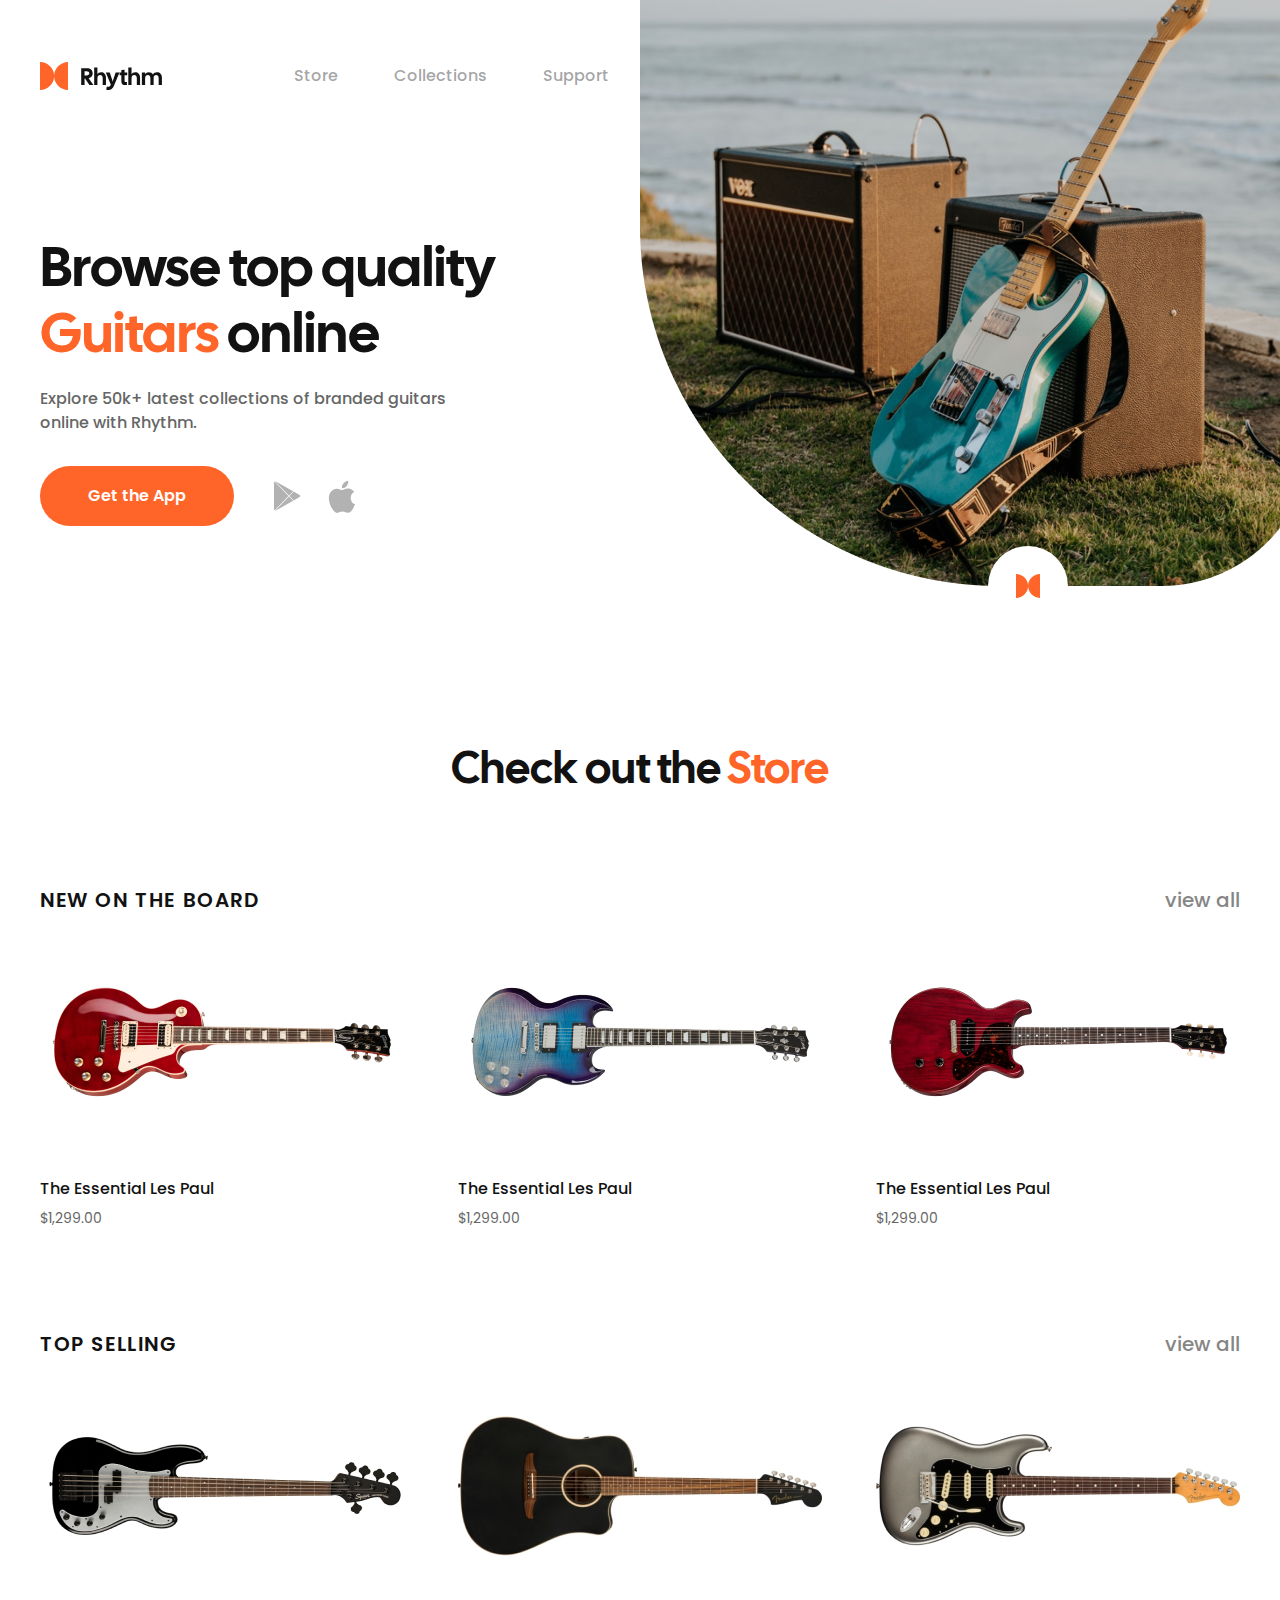
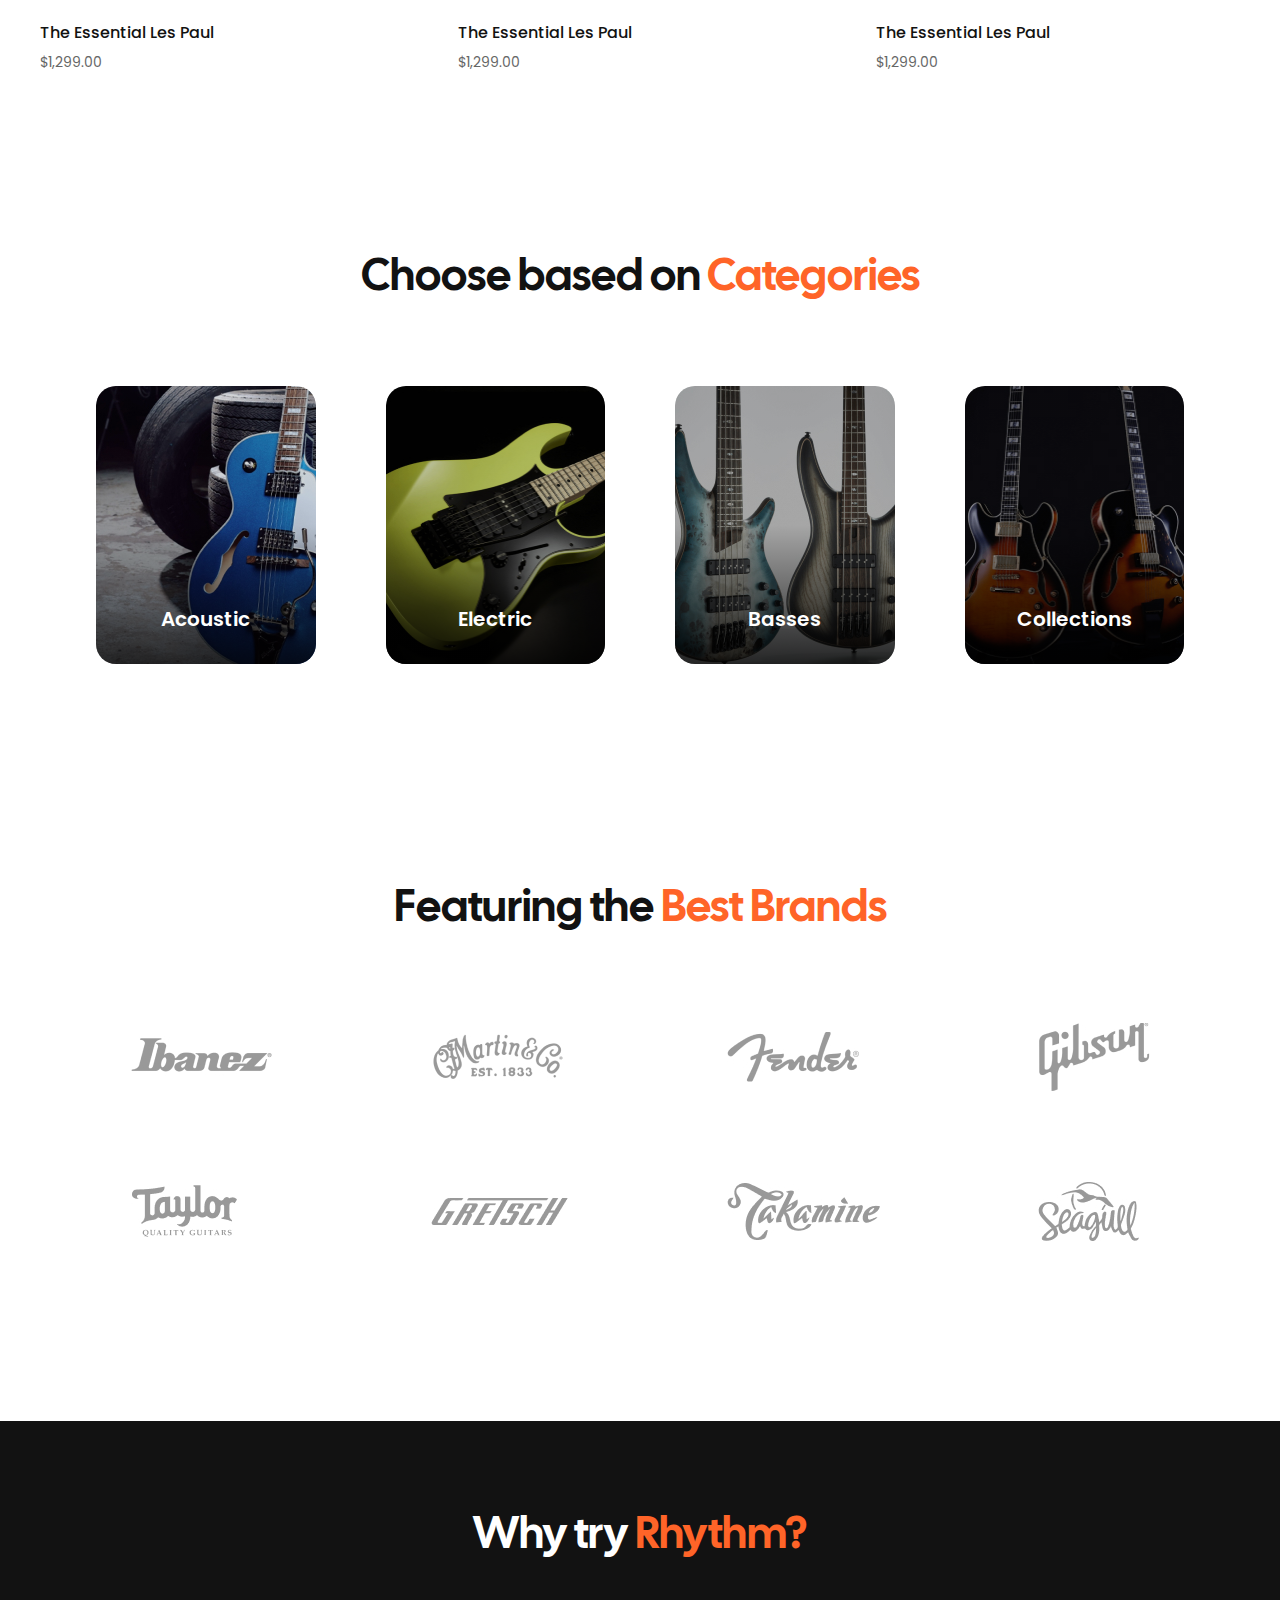
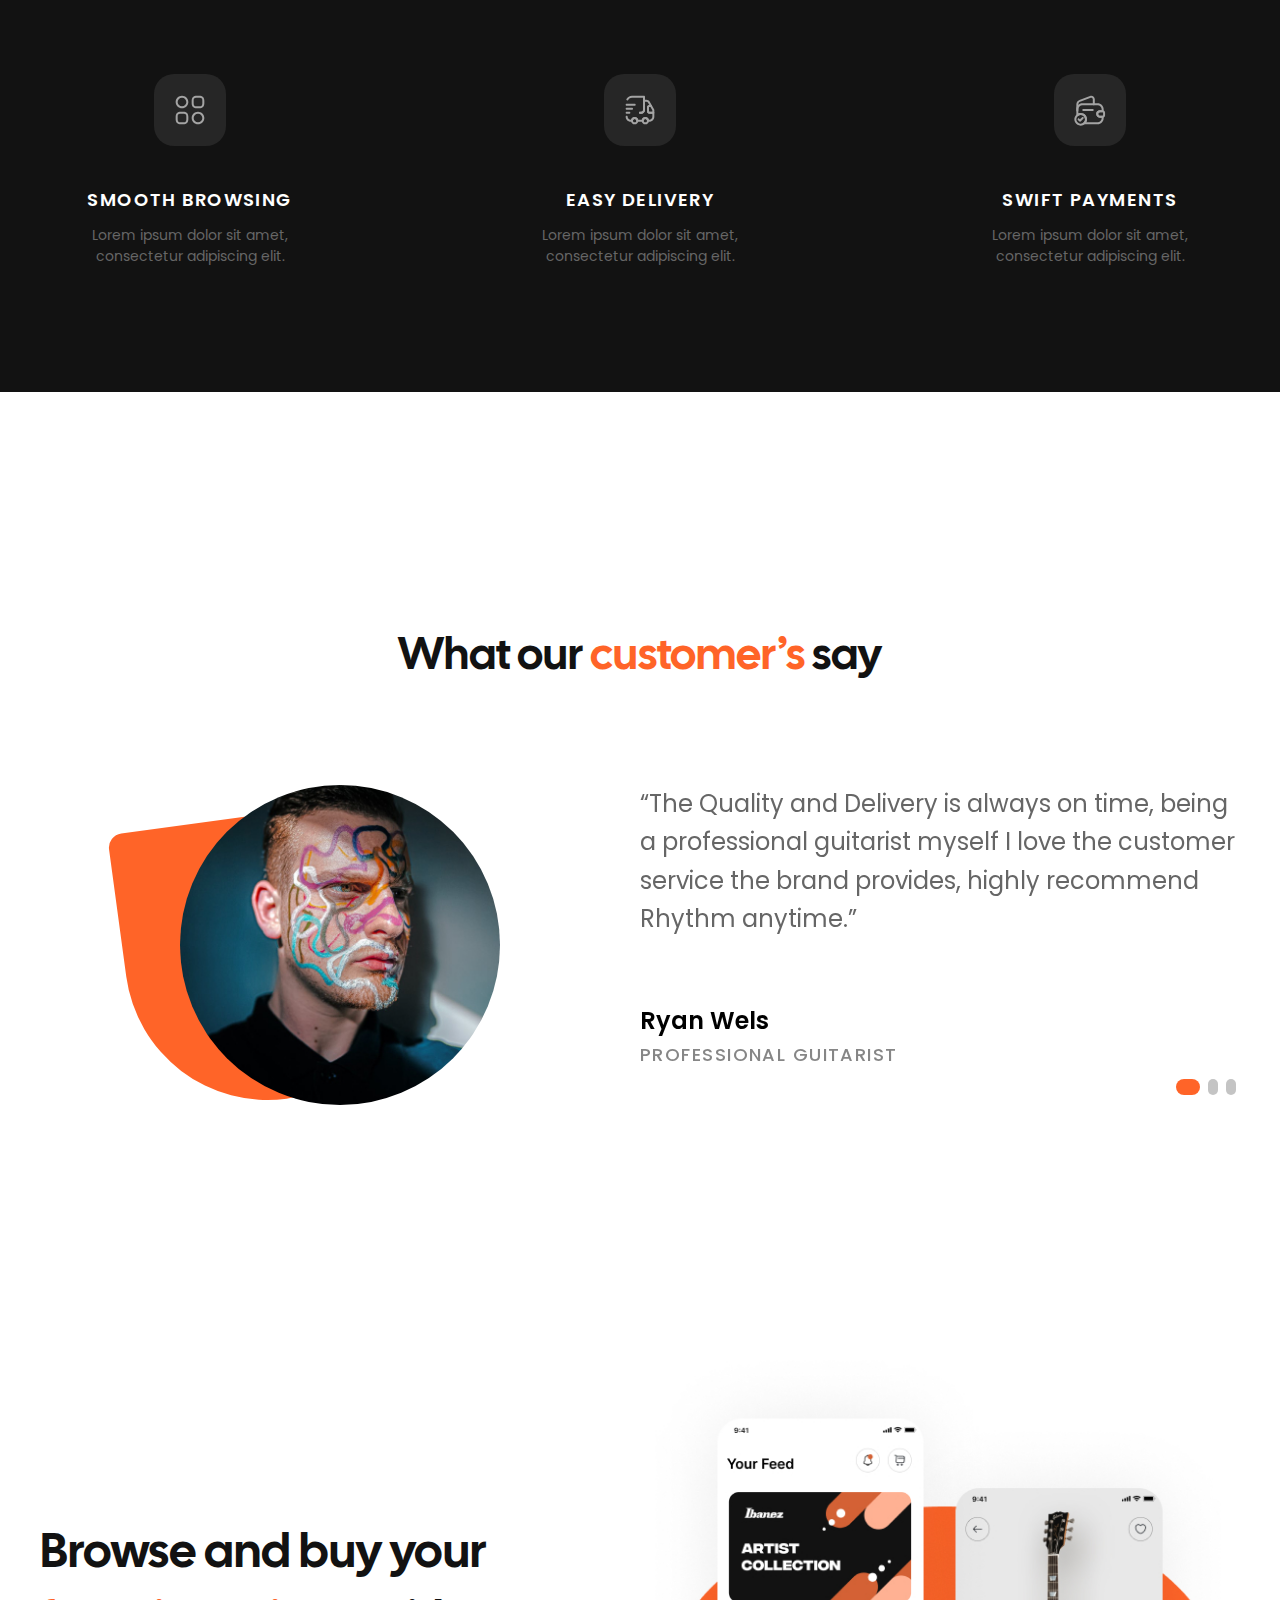
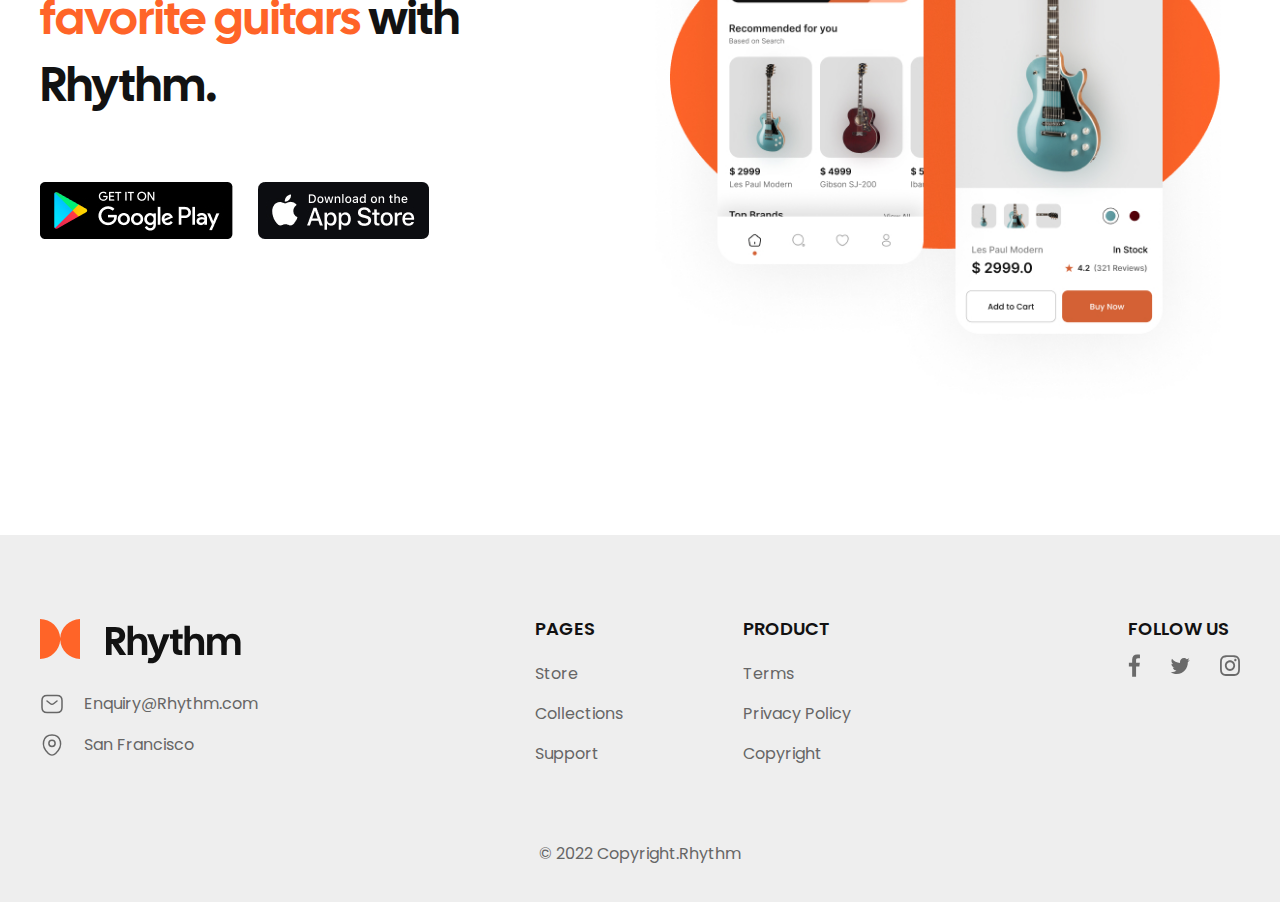
<file: index.html>
<!DOCTYPE html>
<html lang="en">

<head>
	<meta charset="UTF-8">
	<meta http-equiv="X-UA-Compatible" content="IE=edge">
	<meta name="viewport" content="width=device-width, initial-scale=1.0">
	<title>Rhythm</title>
	<link rel="shortcut icon" href="img/favicon.ico">
	<link rel="stylesheet" href="css/style.css">
	<link rel="stylesheet" href="https://cdn.jsdelivr.net/npm/swiper@8/swiper-bundle.min.css"/>
</head>
<body>
	<div class="wrapper">
		<header class="header">
			<div class="header__container">
				<a href="" class="header__logo">
					<img src="img/logo.svg" alt="Logo">
				</a>
				<div class="header__menu menu">
					<div class="menu__icon">
						<span></span>
					</div>
					<nav class="menu__body">
						<ul class="menu__list">
							<li class="menu__item">
								<a href="" class="menu__link">Store</a>
							</li>
							<li class="menu__item">
								<a href="" class="menu__link">Collections</a>
							</li>
							<li class="menu__item">
								<a href="" class="menu__link">Support</a>
							</li>
						</ul>
					</nav>
				</div>
			</div>
		</header>
		<main class="page">
			<section class="page__main main">
				<div class="main__container">
					<div class="main__content">
						<h1 class="main__title">Browse top quality <span>Guitars</span> online</h1>
						<div class="main__text">Explore 50k+ latest collections of branded guitars online with Rhythm.</div>
						<div class="main__actions actions-main">
							<a href="" class="actions-main__button">Get the App</a>
							<div class="actions-main__icon">
								<img src="img/main/google.svg" alt="Google Icon">
							</div>
							<div class="actions-main__icon">
								<img src="img/main/apple.svg" alt="Apple Icon">
							</div>
						</div>
					</div>
					<div class="main__decor">
						<div class="main__image">
							<img src="img/main/decor.png" alt="Main Decor">
						</div>
					</div>
				</div>
			</section>
			<section class="page__store store">
				<div class="store__container">
					<h2 class="store__title title">Check out the <span>Store</span></h2>
					<div class="store__content">
						<div class="store__body body-store">
							<div class="body-store__header">
								<div class="body-store__title">NEW ON THE BOARD</div>
								<a href="" class="body-store__all">view all</a>
							</div>
							<div class="body-store__items">
								<div class="body-store__item item-store">
									<a href="" class="item-store__image">
										<img src="img/store/01.jpg" alt="">
									</a>
									<a href="" class="item-store__title">The Essential Les Paul</a>
									<div class="item-store__price">$1,299.00</div>
								</div>
								<div class="body-store__item item-store">
									<a href="" class="item-store__image">
										<img src="img/store/02.jpg" alt="">
									</a>
									<a href="" class="item-store__title">The Essential Les Paul</a>
									<div class="item-store__price">$1,299.00</div>
								</div>
								<div class="body-store__item item-store">
									<a href="" class="item-store__image">
										<img src="img/store/03.jpg" alt="">
									</a>
									<a href="" class="item-store__title">The Essential Les Paul</a>
									<div class="item-store__price">$1,299.00</div>
								</div>
							</div>
						</div>
						<div class="store__body body-store">
							<div class="body-store__header">
								<div class="body-store__title">TOP SELLING</div>
								<a href="" class="body-store__all">view all</a>
							</div>
							<div class="body-store__items">
								<div class="body-store__item item-store">
									<a href="" class="item-store__image">
										<img src="img/store/04.jpg" alt="">
									</a>
									<a href="" class="item-store__title">The Essential Les Paul</a>
									<div class="item-store__price">$1,299.00</div>
								</div>
								<div class="body-store__item item-store">
									<a href="" class="item-store__image">
										<img src="img/store/05.jpg" alt="">
									</a>
									<a href="" class="item-store__title">The Essential Les Paul</a>
									<div class="item-store__price">$1,299.00</div>
								</div>
								<div class="body-store__item item-store">
									<a href="" class="item-store__image">
										<img src="img/store/06.jpg" alt="">
									</a>
									<a href="" class="item-store__title">The Essential Les Paul</a>
									<div class="item-store__price">$1,299.00</div>
								</div>
							</div>
						</div>
					</div>
				</div>
			</section>
			<section class="page__categories categories">
				<div class="categories__container">
					<h2 class="categories__title title">Choose based on <span>Categories</span></h2>
					<div class="categories__items">
						<a href="" class="categories__item item-categories">
							<div class="item-categories__title">Acoustic</div>
							<div class="item-categories__image">
								<img src="img/categories/01.jpg" alt="Acoustic">
							</div>
						</a>
						<a href="" class="categories__item item-categories">
							<div class="item-categories__title">Electric</div>
							<div class="item-categories__image">
								<img src="img/categories/02.jpg" alt="Electric">
							</div>
						</a>
						<a href="" class="categories__item item-categories">
							<div class="item-categories__title">Basses</div>
							<div class="item-categories__image">
								<img src="img/categories/03.jpg" alt="Basses">
							</div>
						</a>
						<a href="" class="categories__item item-categories">
							<div class="item-categories__title">Collections</div>
							<div class="item-categories__image">
								<img src="img/categories/04.jpg" alt="Collections">
							</div>
						</a>
					</div>
				</div>
			</section>
			<section class="page__brands brands">
				<div class="brands__container">
					<h2 class="brands__title title">Featuring the <span>Best Brands</span></h2>
					<div class="brands__items">
						<div class="brands__item">
							<img src="img/brands/01.jpg" alt="Brand">
						</div>
						<div class="brands__item">
							<img src="img/brands/02.jpg" alt="Brand">
						</div>
						<div class="brands__item">
							<img src="img/brands/03.jpg" alt="Brand">
						</div>
						<div class="brands__item">
							<img src="img/brands/04.jpg" alt="Brand">
						</div>
						<div class="brands__item">
							<img src="img/brands/05.jpg" alt="Brand">
						</div>
						<div class="brands__item">
							<img src="img/brands/06.jpg" alt="Brand">
						</div>
						<div class="brands__item">
							<img src="img/brands/07.jpg" alt="Brand">
						</div>
						<div class="brands__item">
							<img src="img/brands/08.jpg" alt="Brand">
						</div>
					</div>
				</div>
			</section>
			<section class="page__why why">
				<div class="why__container">
					<h2 class="why__title title">Why try <span>Rhythm?</span></h2>
					<div class="why__items">
						<div class="why__item item-why">
							<div class="item-why__icon">
								<img src="img/why/01.svg" alt="Icon">
							</div>
							<div class="item-why__title">Smooth Browsing</div>
							<div class="item-why__text">Lorem ipsum dolor sit amet, consectetur adipiscing elit.</div>
						</div>
						<div class="why__item item-why">
							<div class="item-why__icon">
								<img src="img/why/02.svg" alt="Icon">
							</div>
							<div class="item-why__title">EASY Delivery </div>
							<div class="item-why__text">Lorem ipsum dolor sit amet, consectetur adipiscing elit.</div>
						</div>
						<div class="why__item item-why">
							<div class="item-why__icon">
								<img src="img/why/03.svg" alt="Icon">
							</div>
							<div class="item-why__title">SwiFT PAYMENTS</div>
							<div class="item-why__text">Lorem ipsum dolor sit amet, consectetur adipiscing elit.</div>
						</div>
					</div>
				</div>
			</section>
			<section class="page__reviews reviews">
				<div class="reviews__container">
					<h2 class="reviews__title title">What our <span>customer’s</span> say</h2>
					<div class="reviews__swiper swiper-reviews swiper">
						<!-- Additional required wrapper -->
						<div class="swiper-reviews__wrapper swiper-wrapper">
						  <!-- Slides -->
						  <div class="swiper-reviews__slide slide-swiper-reviews swiper-slide">
								<div class="slide-swiper-reviews__picture">
									<div class="slide-swiper-reviews__image">
										<img src="img/reviews/photo.jpg" alt="">
									</div>
								</div>
								<div class="slide-swiper-reviews__body">
									<div class="slide-swiper-reviews__text"><p>“The Quality and Delivery is always on time, being a professional guitarist myself I love the customer service the brand provides, highly recommend Rhythm anytime.”</p></div>
									<div class="slide-swiper-reviews__author">
										<div class="slide-swiper-reviews__name">Ryan Wels</div>
										<div class="slide-swiper-reviews__position">PROFESSIONAL GUITARIST</div>
									</div>
								</div>
						  </div>
						  <div class="swiper-reviews__slide slide-swiper-reviews swiper-slide">
								<div class="slide-swiper-reviews__picture">
									<div class="slide-swiper-reviews__image">
										<img src="img/reviews/photo.jpg" alt="">
									</div>
								</div>
								<div class="slide-swiper-reviews__body">
									<div class="slide-swiper-reviews__text"><p>“The Quality and Delivery is always on time, being a professional guitarist myself I love the customer service the brand provides, highly recommend Rhythm anytime.”</p><p>“The Quality and Delivery is always on time, being a professional guitarist myself I love the customer service the brand provides, highly recommend Rhythm anytime.”</p></div>
									<div class="slide-swiper-reviews__author">
										<div class="slide-swiper-reviews__name">Ryan Wels</div>
										<div class="slide-swiper-reviews__position">PROFESSIONAL GUITARIST</div>
									</div>
								</div>
						  </div>
						  <div class="swiper-reviews__slide slide-swiper-reviews swiper-slide">
								<div class="slide-swiper-reviews__picture">
									<div class="slide-swiper-reviews__image">
										<img src="img/reviews/photo.jpg" alt="">
									</div>
								</div>
								<div class="slide-swiper-reviews__body">
									<div class="slide-swiper-reviews__text"><p>“The Quality and Delivery is always on time, being a professional guitarist myself I love the customer service the brand provides, highly recommend Rhythm anytime.”</p></div>
									<div class="slide-swiper-reviews__author">
										<div class="slide-swiper-reviews__name">Ryan Wels</div>
										<div class="slide-swiper-reviews__position">PROFESSIONAL GUITARIST</div>
									</div>
								</div>
						  </div>
						</div>
						<!-- If we need pagination -->
						<div class="swiper-reviews__pagination swiper-pagination"></div>
					 </div>
				</div>
			</section>
			<section class="page__favorite favorite">
				<div class="favorite__container">
					<div class="favorite__body">
						<h2 class="favorite__title title">Browse and buy your <span>favorite guitars</span> with Rhythm.</h2>
						<div class="favorite__apps apps-favorite">
							<a href="" class="apps-favorite__item">
								<img src="img/favorite/google.jpg" alt="Google">
							</a>
							<a href="" class="apps-favorite__item">
								<img src="img/favorite/aple.jpg" alt="Apple">
							</a>
						</div>
					</div>
					<div class="favorite__images">
						<img src="img/favorite/image.jpg" alt="Image">
					</div>
				</div>
			</section>
		</main>
		<footer class="footer">
			<div class="footer__container">
				<div class="footer__body body-footer">
					<div class="body-footer__column">
						<a href="" class="body-footer__logo">
							<img src="img/footer/logo.svg" alt="Logo">
						</a>
						<ul class="body-footer__contacts contacts-footer">
							<li class="contacts-footer__item">
								<a href="mailto:Enquiry@Rhythm.com" class="contacts-footer__link contacts-footer__link_mail">Enquiry@Rhythm.com</a>
							</li>
							<li class="contacts-footer__item">
								<a href="" class="contacts-footer__link contacts-footer__link_location">San Francisco</a>
							</li>
						</ul>
					</div>
					<div class="body-footer__column body-footer__column_full">
						<nav class="body-footer__menu menu-footer">
							<div class="menu-footer__column">
								<div class="menu-footer__title">Pages</div>
								<ul class="menu-footer__list">
									<li class="menu-footer__item">
										<a href="" class="menu-footer__link">Store</a>
									</li>
									<li class="menu-footer__item">
										<a href="" class="menu-footer__link">Collections</a>
									</li>
									<li class="menu-footer__item">
										<a href="" class="menu-footer__link">Support</a>
									</li>
								</ul>
							</div>
							<div class="menu-footer__column">
								<div class="menu-footer__title">Product</div>
								<ul class="menu-footer__list">
									<li class="menu-footer__item">
										<a href="" class="menu-footer__link">Terms</a>
									</li>
									<li class="menu-footer__item">
										<a href="" class="menu-footer__link">Privacy Policy</a>
									</li>
									<li class="menu-footer__item">
										<a href="" class="menu-footer__link">Copyright</a>
									</li>
								</ul>
							</div>
						</nav>
					</div>
					<div class="body-footer__column">
						<div class="body-footer__social social-footer">
							<div class="social-footer__title">Follow us</div>
							<div class="social-footer__items">
								<a href="" class="social-footer__item">
									<img src="img/footer/social/01.svg" alt="">
								</a>
								<a href="" class="social-footer__item">
									<img src="img/footer/social/02.svg" alt="">
								</a>
								<a href="" class="social-footer__item">
									<img src="img/footer/social/03.svg" alt="">
								</a>
							</div>
						</div>
					</div>
				</div>
				<div class="footer__copy">© 2022 Copyright.Rhythm</div>
			</div>
		</footer>
	</div>
	<script src="https://cdn.jsdelivr.net/npm/swiper@8/swiper-bundle.min.js"></script>
	<script src="js/script.js"></script>
</body>
</html>
</file>
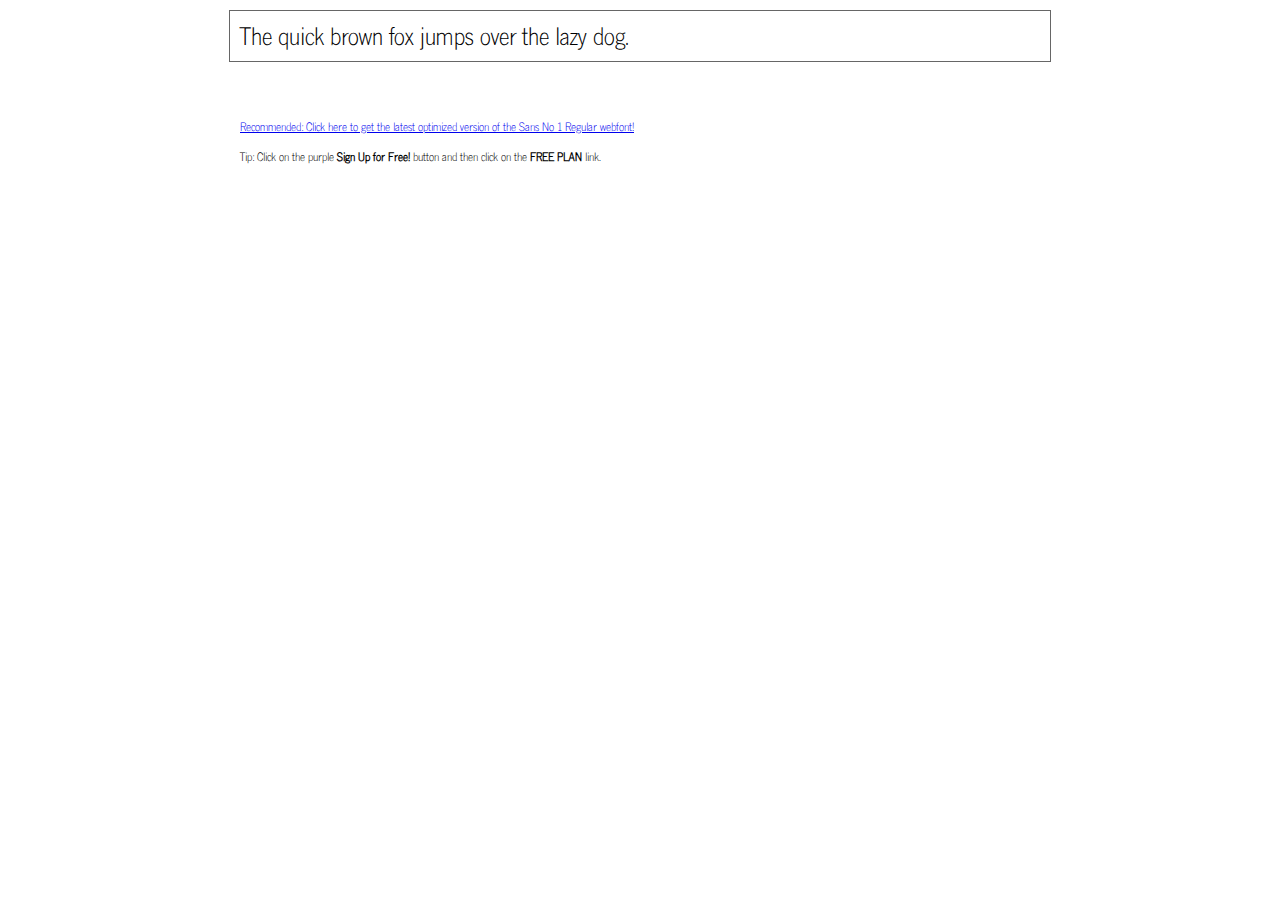
<file: fonts/L730-Sans/demo.html>
<!DOCTYPE html PUBLIC "-//W3C//DTD XHTML 1.0 Transitional//EN" "http://www.w3.org/TR/xhtml1/DTD/xhtml1-transitional.dtd">
<html xmlns="http://www.w3.org/1999/xhtml">
<head>
	<meta http-equiv="Content-Type" content="text/html; charset=utf-8" />
	<title>@font-face Demo</title>
	<link rel="stylesheet" href="fonts.css" type="text/css" charset="utf-8" />
	<style type="text/css">
	body {
		background-color:white;
		font-family:Verdana,Tahoma,Arial,Sans-Serif;
		color:black;
		font-size:12px;
	}

	.demo
	{
		font-family:'Conv_L730-Sans',Sans-Serif;
		width:800px;
		margin:10px auto;
		text-align:left;
		border:1px solid #666;
		padding:10px;
	}

	.hint
	{
		font-family:'Conv_L730-Sans',Sans-Serif;
		width:800px;
		margin:10px auto;
		text-align:left;
		border:1px;
		padding:10px;
	}
	</style>
</head>
<body>
	<div class="demo" style="font-size:25px">
		The quick brown fox jumps over the lazy dog.
	</div>


	<br>
	<br>
	<div class="hint">
		<a href="http://www.fonts.com/font/monotype-imaging/sans-no-1/regular/web-font?SiteId=64">Recommended: Click here to get the latest optimized version of the Sans No 1 Regular webfont!</a><br /><br />
		Tip: Click on the purple <strong>Sign Up for Free!</strong> button and then click on the <strong>FREE PLAN</strong> link.
	</div>
</body>
</html>
</file>
<file: css/style.css>
@import url("https://fonts.googleapis.com/css2?family=Poppins:wght@400;500;600&display=swap");
@font-face {
  font-family: "CalSans";
  font-display: swap;
  src: url("../fonts/CalSans-SemiBold.woff2") format("woff2"), url("../fonts/CalSans-SemiBold.ttf") format("truetype"), url("../fonts/CalSans-SemiBold.woff") format("woff");
  font-weight: normal;
  font-style: normal;
}
* {
  padding: 0;
  margin: 0;
  border: 0;
}

*, *:before, *:after {
  -webkit-box-sizing: border-box;
  box-sizing: border-box;
}

:focus, :active {
  outline: none;
}

a:focus, a:active {
  outline: none;
}

nav, footer, header, aside {
  display: block;
}

html, body {
  height: 100%;
  width: 100%;
  font-size: 100%;
  line-height: 1;
  color: #666666;
  font-size: 16px;
  font-family: Poppins;
  -ms-text-size-adjust: 100%;
  -moz-text-size-adjust: 100%;
  -webkit-text-size-adjust: 100%;
}

input, button, textarea {
  font-family: inherit;
}

input::-ms-clear {
  display: none;
}

button {
  cursor: pointer;
}

button::-moz-focus-inner {
  padding: 0;
  border: 0;
}

a, a:visited {
  text-decoration: none;
}

a:hover {
  text-decoration: none;
}

ul li {
  list-style: none;
}

img {
  vertical-align: top;
}

h1, h2, h3, h4, h5, h6 {
  font-size: inherit;
  font-weight: 400;
}

/*--------------------*/
body._lock {
  overflow: hidden;
}

.wrapper {
  width: 100%;
  min-height: 100%;
  overflow: hidden;
  display: -webkit-box;
  display: -ms-flexbox;
  display: flex;
  -webkit-box-orient: vertical;
  -webkit-box-direction: normal;
      -ms-flex-direction: column;
          flex-direction: column;
}

[class*=__container] {
  max-width: 1230px;
  margin: 0 auto;
  padding: 0 15px;
}

/* ----------------------------------------------------------*/
.title {
  font-family: CalSans;
  font-weight: 600;
  font-size: 44px;
  line-height: 120%;
  color: #121212;
  text-align: center;
}
.title span {
  color: #FF6428;
}
@media (max-width: 767.98px) {
  .title {
    font-size: 38px;
  }
}

/* ----------------------------------------------------------*/
.page {
  -webkit-box-flex: 1;
      -ms-flex: 1 1 auto;
          flex: 1 1 auto;
}
/* ----------------------------------------------------------*/
.header {
  position: absolute;
  top: 0;
  left: 0;
  width: 100%;
  height: 100%;
  z-index: 50;
}
.header__container {
  display: -webkit-box;
  display: -ms-flexbox;
  display: flex;
  gap: 131px;
  min-height: 152px;
  -webkit-box-align: center;
      -ms-flex-align: center;
          align-items: center;
}
.header__logo {
  position: relative;
  z-index: 2;
}
.menu {
  padding: 10px 15px 10px 0;
  background-color: rgba(255, 255, 255, 0.8);
  border-radius: 5px;
}
.menu__icon {
  display: none;
}
.menu__list {
  display: -webkit-box;
  display: -ms-flexbox;
  display: flex;
  -webkit-column-gap: 56px;
     -moz-column-gap: 56px;
          column-gap: 56px;
  -ms-flex-wrap: wrap;
      flex-wrap: wrap;
  row-gap: 10px;
}
.menu__link {
  font-weight: 500;
  color: rgba(18, 18, 18, 0.4);
}
.menu__link:hover {
  text-decoration: underline;
}

@media (max-width: 1092px) {
  .header__container {
    gap: 50px;
    min-height: 100px;
  }
  .menu_list {
    -webkit-column-gap: 40px;
       -moz-column-gap: 40px;
            column-gap: 40px;
  }
}
@media (max-width: 767.98px) {
  .header__container {
    min-height: 65px;
    -webkit-box-pack: justify;
        -ms-flex-pack: justify;
            justify-content: space-between;
  }
  .menu__icon {
    display: block;
    z-index: 5;
    position: relative;
    width: 30px;
    height: 18px;
    cursor: pointer;
  }
  .menu__icon span,
.menu__icon::before,
.menu__icon::after {
    position: absolute;
    left: 0;
    height: 2px;
    width: 100%;
    -webkit-transition: all 0.3s ease 0s;
    transition: all 0.3s ease 0s;
    background-color: #000;
  }
  .menu__icon::before,
.menu__icon::after {
    content: "";
  }
  .menu__icon::before {
    top: 0;
  }
  .menu__icon::after {
    bottom: 0;
  }
  .menu__icon span {
    top: 50%;
    -webkit-transform: scale(1) translate(0px, -50%);
            transform: scale(1) translate(0px, -50%);
  }
  .menu__icon._active span {
    width: 0;
  }
  .menu__icon._active::before {
    -webkit-transform: rotate(-45deg);
            transform: rotate(-45deg);
    top: calc(50% - 1px);
  }
  .menu__icon._active::after {
    -webkit-transform: rotate(45deg);
            transform: rotate(45deg);
    bottom: calc(50% - 1px);
  }
  .menu__body {
    position: fixed;
    top: 0;
    left: -100%;
    width: 100%;
    height: 100%;
    background-color: #fff;
    padding: 100px 30px 30px 30px;
    -webkit-transition: left 0.3s ease 0s;
    transition: left 0.3s ease 0s;
    overflow: auto;
  }
  .menu__body::before {
    content: "";
    position: fixed;
    width: 100%;
    top: 0;
    left: -100%;
    height: 65px;
    background-color: #fff;
    z-index: 2;
  }
  .menu__body._active, .menu__body._active::before {
    left: 0;
  }
  .menu__list {
    -webkit-box-orient: vertical;
    -webkit-box-direction: normal;
        -ms-flex-direction: column;
            flex-direction: column;
    row-gap: 40px;
    -webkit-box-align: center;
        -ms-flex-align: center;
            align-items: center;
  }
  .menu__link {
    color: #000;
    font-size: 24px;
  }
}
@media (max-width: 479.98px) {
  .header__container {
    gap: 20px;
  }
  .menu_list {
    -webkit-column-gap: 20px;
       -moz-column-gap: 20px;
            column-gap: 20px;
  }
  .header__menu {
    padding: 0;
  }
}
/* ----------------------------------------------------------*/
.main {
  padding: 0 0 80px 0;
}
.main__container {
  display: -webkit-box;
  display: -ms-flexbox;
  display: flex;
}
.main__content {
  -webkit-box-flex: 0;
      -ms-flex: 0 1 50%;
          flex: 0 1 50%;
  -ms-flex-item-align: end;
      align-self: flex-end;
  padding-bottom: 60px;
  padding-right: 20px;
  padding-top: 120px;
}
.main__title {
  font-family: CalSans;
  font-weight: 600;
  font-size: 56px;
  line-height: 119%;
  color: #121212;
}
.main__title span {
  color: #FF6428;
}
.main__title:not(:last-child) {
  margin-bottom: 16px;
}
.main__text {
  font-weight: 500;
  line-height: 150%;
  max-width: 420px;
}
.main__text:not(:last-child) {
  margin-bottom: 31px;
}
.main__decor {
  -webkit-box-flex: 0;
      -ms-flex: 0 1 50%;
          flex: 0 1 50%;
}
.main__image {
  display: inline-block;
  margin-right: -135px;
  border-radius: 0px 0px 151px 360px;
  position: relative;
}
.main__image::after {
  content: "";
  background: url(/img/main/decor-2.svg);
  width: 80px;
  height: 80px;
  right: 36.3%;
  bottom: 0;
  -webkit-transform: translate(0, 50%);
          transform: translate(0, 50%);
  position: absolute;
}
.main__image img {
  max-width: 672px;
}

.actions-main {
  display: -webkit-box;
  display: -ms-flexbox;
  display: flex;
  -webkit-box-align: center;
      -ms-flex-align: center;
          align-items: center;
}
.actions-main__button {
  text-align: center;
  border-radius: 40px;
  background-color: #FF6428;
  padding: 18px 48px;
  font-weight: 600;
  font-size: 16px;
  line-height: 150%;
  color: #FFFFFF;
  -webkit-transition: all 0.3s ease 0s;
  transition: all 0.3s ease 0s;
}
.actions-main__button:not(:last-child) {
  margin-right: 40px;
}
.actions-main__button:hover {
  background-color: #b1471e;
}
.actions-main__icon:not(:last-child) {
  margin-right: 27px;
}

@media (max-width: 1092px) {
  .main__image img {
    width: 100%;
  }
  .main__content {
    -webkit-box-flex: 0;
        -ms-flex: 0 0 60%;
            flex: 0 0 60%;
    padding-bottom: 0;
  }
  .main__decor {
    -webkit-box-flex: 0;
        -ms-flex: 0 0 40%;
            flex: 0 0 40%;
  }
}
@media (max-width: 991.98px) {
  .main {
    padding: 0 0 50px 0;
  }
}
@media (max-width: 767.98px) {
  .main__decor {
    display: none;
  }
  .main__content {
    -webkit-box-flex: 1;
        -ms-flex: 1 1 100%;
            flex: 1 1 100%;
    padding-right: 0;
    padding-top: 80px;
  }
  .main__title {
    font-size: 44px;
  }
  .main {
    padding: 0 0 30px 0;
  }
}
@media (max-width: 479.98px) {
  .actions-main {
    -ms-flex-wrap: wrap;
        flex-wrap: wrap;
    -webkit-box-pack: center;
        -ms-flex-pack: center;
            justify-content: center;
  }
  .actions-main__button {
    -webkit-box-flex: 1;
        -ms-flex: 1 1 100%;
            flex: 1 1 100%;
  }
  .actions-main__button:not(:last-child) {
    margin-right: 0;
    margin-bottom: 10px;
  }
}
/* ----------------------------------------------------------*/
.store {
  padding: 80px 0 90px 0;
}
.store__title {
  margin-bottom: 86px;
}
.store__content {
  display: -webkit-box;
  display: -ms-flexbox;
  display: flex;
  -webkit-box-orient: vertical;
  -webkit-box-direction: normal;
      -ms-flex-direction: column;
          flex-direction: column;
  row-gap: 100px;
}
.body-store__header {
  display: -webkit-box;
  display: -ms-flexbox;
  display: flex;
  -ms-flex-wrap: wrap;
      flex-wrap: wrap;
  -webkit-box-pack: justify;
      -ms-flex-pack: justify;
          justify-content: space-between;
  gap: 15px;
  margin-bottom: 32px;
  text-align: center;
}
.body-store__title {
  font-weight: 600;
  font-size: 20px;
  line-height: 150%;
  letter-spacing: 0.08em;
  color: #121212;
  margin-right: 30px;
}
.body-store__all {
  font-weight: 500;
  font-size: 20px;
  line-height: 150%;
  color: #868686;
}
.body-store__all:hover {
  text-decoration: underline;
}
.body-store__items {
  display: -ms-grid;
  display: grid;
  -ms-grid-columns: 1fr 54px 1fr 54px 1fr;
  grid-template-columns: repeat(3, 1fr);
  gap: 54px;
}
.item-store {
  display: -ms-grid;
  display: grid;
}
.item-store__image {
  text-align: center;
}
.item-store__image:not(:last-child) {
  margin-bottom: 40px;
}
.item-store__image img {
  max-width: 100%;
}
.item-store__title {
  font-weight: 500;
  line-height: 150%;
  color: #121212;
  -ms-grid-column-align: start;
      justify-self: start;
}
.item-store__title:not(:last-child) {
  margin-bottom: 7px;
}
.item-store__title:hover {
  text-decoration: underline;
}
.item-store__price {
  font-size: 14px;
  line-height: 150%;
}

@media (max-width: 991.98px) {
  .store {
    padding: 50px 0;
  }
  .store__title {
    margin-bottom: 50px;
  }
  .body-store__items {
    -ms-grid-columns: (1fr)[2];
    grid-template-columns: repeat(2, 1fr);
  }
}
@media (max-width: 767.98px) {
  .store {
    padding: 30px 0;
  }
  .store__title {
    margin-bottom: 20px;
  }
  .item-store__image:not(:last-child) {
    margin-bottom: 20px;
  }
}
@media (max-width: 560px) {
  .body-store__items {
    -ms-grid-columns: (1fr)[1];
    grid-template-columns: repeat(1, 1fr);
  }
}
/* ----------------------------------------------------------*/
.categories {
  padding: 90px 0 110px 0;
}
.categories__title {
  margin-bottom: 80px;
}
.categories__items {
  display: -ms-grid;
  display: grid;
  -ms-grid-columns: 1fr 70px 1fr 70px 1fr 70px 1fr;
  grid-template-columns: repeat(4, 1fr);
  -webkit-column-gap: 70px;
     -moz-column-gap: 70px;
          column-gap: 70px;
  row-gap: 35px;
  padding: 0 56px;
}
.item-categories {
  position: relative;
}
.item-categories:hover .item-categories__image img {
  -webkit-transform: scale(1.1);
          transform: scale(1.1);
}
.item-categories__title {
  position: absolute;
  z-index: 3;
  left: 0;
  width: 100%;
  bottom: 30px;
  font-weight: 600;
  font-size: 20px;
  line-height: 150%;
  text-align: center;
  color: #FFFFFF;
}
.item-categories__image {
  position: relative;
  padding-bottom: 127%;
  border-radius: 20px;
  overflow: hidden;
}
.item-categories__image img {
  position: absolute;
  width: 100%;
  height: 100%;
  top: 0;
  left: 0;
  -o-object-fit: cover;
     object-fit: cover;
  -webkit-transition: all 0.3s ease 0s;
  transition: all 0.3s ease 0s;
}
.item-categories__image::before {
  content: "";
  position: absolute;
  z-index: 2;
  width: 100%;
  height: 100%;
  top: 0;
  left: 0;
  background: -webkit-gradient(linear, left top, left bottom, color-stop(50%, rgba(0, 0, 0, 0.16)), to(rgba(0, 0, 0, 0.8)));
  background: linear-gradient(180deg, rgba(0, 0, 0, 0.16) 50%, rgba(0, 0, 0, 0.8) 100%);
}

@media (max-width: 1200px) {
  .categories__items {
    -webkit-column-gap: 40px;
       -moz-column-gap: 40px;
            column-gap: 40px;
  }
}
@media (max-width: 991.98px) {
  .categories {
    padding: 50px 0 50px 0;
  }
  .categories__items {
    -webkit-column-gap: 30px;
       -moz-column-gap: 30px;
            column-gap: 30px;
    -ms-grid-columns: 1fr 30px 1fr;
    grid-template-columns: repeat(2, 1fr);
    padding: 0 20px;
  }
  .categories__title {
    margin-bottom: 50px;
  }
}
@media (max-width: 767.98px) {
  .categories__title {
    margin-bottom: 20px;
  }
  .categories {
    padding: 30px 0 30px 0;
  }
}
@media (max-width: 479.98px) {
  .categories__items {
    -ms-grid-columns: (1fr)[1];
    grid-template-columns: repeat(1, 1fr);
    row-gap: 20px;
  }
}
/* ----------------------------------------------------------*/
.brands {
  padding: 110px 0 180px 0;
}
.brands__title {
  margin-bottom: 75px;
}
.brands__items {
  max-width: 1020px;
  margin: 0 auto;
  display: -ms-grid;
  display: grid;
  -ms-grid-columns: auto 20px auto 20px auto 20px auto;
  grid-template-columns: repeat(4, auto);
  -webkit-box-pack: justify;
      -ms-flex-pack: justify;
          justify-content: space-between;
  -webkit-box-align: center;
      -ms-flex-align: center;
          align-items: center;
  -webkit-column-gap: 20px;
     -moz-column-gap: 20px;
          column-gap: 20px;
  row-gap: 80px;
}
.brands__item img {
  max-width: 100%;
}

@media (max-width: 991.98px) {
  .brands {
    padding: 50px 0;
  }
  .brands__title {
    margin-bottom: 40px;
  }
  .brands__items {
    -ms-grid-columns: (auto)[3];
    grid-template-columns: repeat(3, auto);
    row-gap: 50px;
  }
}
@media (max-width: 767.98px) {
  .brands {
    padding: 30px 0;
  }
  .brands__title {
    margin-bottom: 20px;
  }
}
@media (max-width: 600px) {
  .brands__items {
    -ms-grid-columns: (auto)[2];
    grid-template-columns: repeat(2, auto);
    -webkit-box-pack: center;
        -ms-flex-pack: center;
            justify-content: center;
    row-gap: 20px;
  }
}
/* ----------------------------------------------------------*/
.why {
  background-color: #121212;
  padding: 90px 0;
}
.why__title {
  margin-bottom: 75px;
  color: #FFFFFF;
}
.why__items {
  display: -ms-grid;
  display: grid;
  -ms-grid-columns: auto 30px auto 30px auto;
  grid-template-columns: repeat(3, auto);
  -webkit-box-pack: justify;
      -ms-flex-pack: justify;
          justify-content: space-between;
  gap: 30px;
}
.item-why {
  display: -ms-grid;
  display: grid;
  justify-items: center;
  padding: 35px;
  text-align: center;
}
.item-why__icon {
  background-color: #262626;
  border-radius: 20px;
  display: -webkit-box;
  display: -ms-flexbox;
  display: flex;
  -webkit-box-align: center;
      -ms-flex-align: center;
          align-items: center;
  -webkit-box-pack: center;
      -ms-flex-pack: center;
          justify-content: center;
  width: 72px;
  height: 72px;
}
.item-why__icon:not(:last-child) {
  margin-bottom: 40px;
}
.item-why__title {
  font-weight: 600;
  font-size: 18px;
  line-height: 150%;
  letter-spacing: 0.08em;
  text-transform: uppercase;
  color: #FFFFFF;
}
.item-why__title:not(:last-child) {
  margin-bottom: 12px;
}
.item-why__text {
  font-size: 14px;
  line-height: 150%;
  max-width: 230px;
}

@media (max-width: 991.98px) {
  .why {
    padding: 50px 0;
  }
  .why__items {
    -ms-grid-columns: (auto)[2];
    grid-template-columns: repeat(2, auto);
  }
  .item-why__text {
    max-width: none;
  }
}
@media (max-width: 767.98px) {
  .why__items {
    -ms-grid-columns: (auto)[1];
    grid-template-columns: repeat(1, auto);
    -webkit-box-pack: stretch;
        -ms-flex-pack: stretch;
            justify-content: stretch;
  }
  .item-why {
    padding: 20px;
  }
}
/* ----------------------------------------------------------*/
.reviews {
  padding: 240px 0;
}
.reviews__title {
  margin-bottom: 100px;
}
.swiper-reviews__pagination {
  display: -webkit-box;
  display: -ms-flexbox;
  display: flex;
  -webkit-box-pack: end;
      -ms-flex-pack: end;
          justify-content: flex-end;
  -webkit-transform: translate(0, -100%);
          transform: translate(0, -100%);
}
.swiper-reviews__pagination .swiper-pagination-bullet {
  opacity: 1;
  background-color: #C4C4C4;
  border-radius: 20px;
  -webkit-box-flex: 0;
      -ms-flex: 0 0 10px;
          flex: 0 0 10px;
  height: 16px;
  -webkit-transition: all 0.3s ease 0s;
  transition: all 0.3s ease 0s;
}
.swiper-reviews__pagination .swiper-pagination-bullet-active {
  -webkit-box-flex: 0;
      -ms-flex: 0 0 24px;
          flex: 0 0 24px;
  background-color: #FF6428;
  border-radius: 20px;
}

.slide-swiper-reviews {
  display: -webkit-box;
  display: -ms-flexbox;
  display: flex;
}
.slide-swiper-reviews__picture {
  -webkit-box-flex: 0;
      -ms-flex: 0 1 50%;
          flex: 0 1 50%;
  display: -webkit-box;
  display: -ms-flexbox;
  display: flex;
  -webkit-box-pack: center;
      -ms-flex-pack: center;
          justify-content: center;
  -webkit-box-align: center;
      -ms-flex-align: center;
          align-items: center;
  overflow: hidden;
}
.slide-swiper-reviews__image {
  width: 320px;
  height: 320px;
  position: relative;
}
.slide-swiper-reviews__image img {
  position: absolute;
  width: 100%;
  height: 100%;
  top: 0;
  left: 0;
  -o-object-fit: cover;
     object-fit: cover;
  border-radius: 50%;
  overflow: hidden;
}
.slide-swiper-reviews__image::before {
  content: "";
  position: absolute;
  width: 285px;
  height: 285px;
  top: 30px;
  left: -55px;
  background-color: #FF6428;
  border-radius: 40px 0px 400px 400px;
  -webkit-transform: rotate(-7.72deg);
          transform: rotate(-7.72deg);
}
.slide-swiper-reviews__body {
  -webkit-box-flex: 0;
      -ms-flex: 0 1 50%;
          flex: 0 1 50%;
}
.slide-swiper-reviews__text {
  font-size: 24px;
  line-height: 160%;
}
.slide-swiper-reviews__text:not(:last-child) {
  margin-bottom: 64px;
}
.slide-swiper-reviews__name {
  font-weight: 600;
  font-size: 24px;
  line-height: 160%;
  color: #000000;
}
.slide-swiper-reviews__position {
  font-weight: 500;
  font-size: 18px;
  line-height: 160%;
  letter-spacing: 0.08em;
  color: #868686;
  text-transform: uppercase;
}

@media (max-width: 1230px) {
  .reviews__swiper.swiper {
    margin-left: -15px;
  }
}
@media (max-width: 991.98px) {
  .reviews {
    padding: 80px 0;
  }
  .reviews__title {
    margin-bottom: 50px;
  }
  .slide-swiper-reviews {
    -webkit-box-orient: vertical;
    -webkit-box-direction: normal;
        -ms-flex-direction: column;
            flex-direction: column;
  }
  .slide-swiper-reviews__body {
    padding-left: 15px;
  }
  .slide-swiper-reviews__picture {
    margin-bottom: 25px;
  }
  .swiper-reviews__pagination.swiper-pagination {
    position: relative;
    bottom: 0;
    -webkit-box-pack: center;
        -ms-flex-pack: center;
            justify-content: center;
    -webkit-transform: translate(0px, 0px);
            transform: translate(0px, 0px);
    padding-top: 20px;
  }
}
@media (max-width: 767.98px) {
  .reviews {
    padding: 50px 0;
  }
  .reviews__title {
    margin-bottom: 30px;
  }
}
@media (max-width: 479.98px) {
  .slide-swiper-reviews__image {
    height: 270px;
    width: 270px;
  }
  .slide-swiper-reviews__image::before {
    content: "";
    position: absolute;
    width: 225px;
    height: 187px;
    top: 30px;
    left: -55px;
    background-color: #FF6428;
    border-radius: 40px 0px 400px 400px;
    -webkit-transform: rotate(-7.72deg);
            transform: rotate(-7.72deg);
  }
  .slide-swiper-reviews__text {
    font-size: 18px;
  }
  .slide-swiper-reviews__text:not(:last-child) {
    margin-bottom: 25px;
  }
}
/* ----------------------------------------------------------*/
.favorite {
  padding: 0 0 120px 0;
}
.favorite__container {
  display: -webkit-box;
  display: -ms-flexbox;
  display: flex;
  -webkit-box-align: center;
      -ms-flex-align: center;
          align-items: center;
}
.favorite__body {
  -webkit-box-flex: 0;
      -ms-flex: 0 1 50%;
          flex: 0 1 50%;
  padding-right: 20px;
}
.favorite__title {
  text-align: left;
  font-size: 48px;
  line-height: 140%;
}
.favorite__title:not(:last-child) {
  margin-bottom: 60px;
}
.favorite__apps {
  display: -webkit-box;
  display: -ms-flexbox;
  display: flex;
  gap: 25px;
}
.favorite__images {
  -webkit-box-flex: 0;
      -ms-flex: 0 1 50%;
          flex: 0 1 50%;
}
.favorite__images img {
  max-width: 100%;
  text-align: center;
}

.apps-favorite__item img {
  max-width: 100%;
}

@media (max-width: 991.98px) {
  .favorite {
    padding: 0 0 50px 0;
  }
  .favorite__container {
    -webkit-box-orient: vertical;
    -webkit-box-direction: normal;
        -ms-flex-direction: column;
            flex-direction: column;
  }
  .favorite__title {
    font-size: 38px;
  }
  .favorite__title:not(:last-child) {
    margin-bottom: 25px;
  }
}
@media (max-width: 767.98px) {
  .favorite {
    padding: 0 0 30px 0;
  }
}
/* ----------------------------------------------------------*/
.footer {
  background-color: #EEEEEE;
  padding: 80px 0 40px 0;
}
.footer__copy {
  text-align: center;
  padding-top: 80px;
}

.body-footer {
  display: -webkit-box;
  display: -ms-flexbox;
  display: flex;
  gap: 50px;
}
.body-footer__column_full {
  -webkit-box-flex: 1;
      -ms-flex: 1 1 auto;
          flex: 1 1 auto;
}
.body-footer__logo {
  display: inline-block;
}
.body-footer__logo:not(:last-child) {
  margin-bottom: 28px;
}
.contacts-footer__item:not(:last-child) {
  margin-bottom: 17px;
}
.contacts-footer__link {
  display: inline-block;
  padding-left: 50px;
  line-height: 150%;
  padding-left: 44px;
  color: inherit;
}
.contacts-footer__link:hover {
  text-decoration: underline;
}
.contacts-footer__link_mail {
  background: url("../img/footer/sms.svg") left no-repeat;
}
.contacts-footer__link_location {
  background: url("../img/footer/location.svg") left no-repeat;
}

.menu-footer {
  display: -webkit-box;
  display: -ms-flexbox;
  display: flex;
  gap: 120px;
  -webkit-box-pack: center;
      -ms-flex-pack: center;
          justify-content: center;
}
.menu-footer__title {
  font-weight: 600;
  font-size: 18px;
  line-height: 150%;
  text-transform: uppercase;
  color: #121212;
  margin-bottom: 20px;
}
.menu-footer__item:not(:last-child) {
  margin-bottom: 16px;
}
.menu-footer__link {
  color: inherit;
  line-height: 150%;
}
.menu-footer__link:hover {
  text-decoration: underline;
}

.social-footer__title {
  font-weight: 600;
  font-size: 18px;
  line-height: 150%;
  text-transform: uppercase;
  color: #121212;
  margin-bottom: 12px;
}
.social-footer__items {
  display: -webkit-box;
  display: -ms-flexbox;
  display: flex;
  gap: 30px;
  -webkit-box-align: center;
      -ms-flex-align: center;
          align-items: center;
}
@media (max-width: 991.98px) {
  .footer {
    padding: 30px 0;
  }
  .body-footer__column:first-child {
    -webkit-box-flex: 1;
        -ms-flex: 1 1 100%;
            flex: 1 1 100%;
  }
  .body-footer__column_full {
    -webkit-box-flex: 0;
        -ms-flex: 0 1 50%;
            flex: 0 1 50%;
  }
  .body-footer {
    -ms-flex-wrap: wrap;
        flex-wrap: wrap;
    -webkit-box-pack: justify;
        -ms-flex-pack: justify;
            justify-content: space-between;
  }
  .menu-footer {
    display: -webkit-box;
    display: -ms-flexbox;
    display: flex;
    gap: 50px;
    -webkit-box-pack: justify;
        -ms-flex-pack: justify;
            justify-content: space-between;
  }
}
@media (max-width: 767.98px) {
  .footer__copy {
    padding-top: 50px;
  }
}
</file>
<file: fonts/L730-Sans/fonts.css>
/** Generated by FG **/
@font-face {
	font-family: 'Conv_L730-Sans';
	src: url('fonts/L730-Sans.eot');
	src: local('☺'), url('fonts/L730-Sans.woff') format('woff'), url('fonts/L730-Sans.ttf') format('truetype'), url('fonts/L730-Sans.svg') format('svg');
	font-weight: normal;
	font-style: normal;
}
</file>
